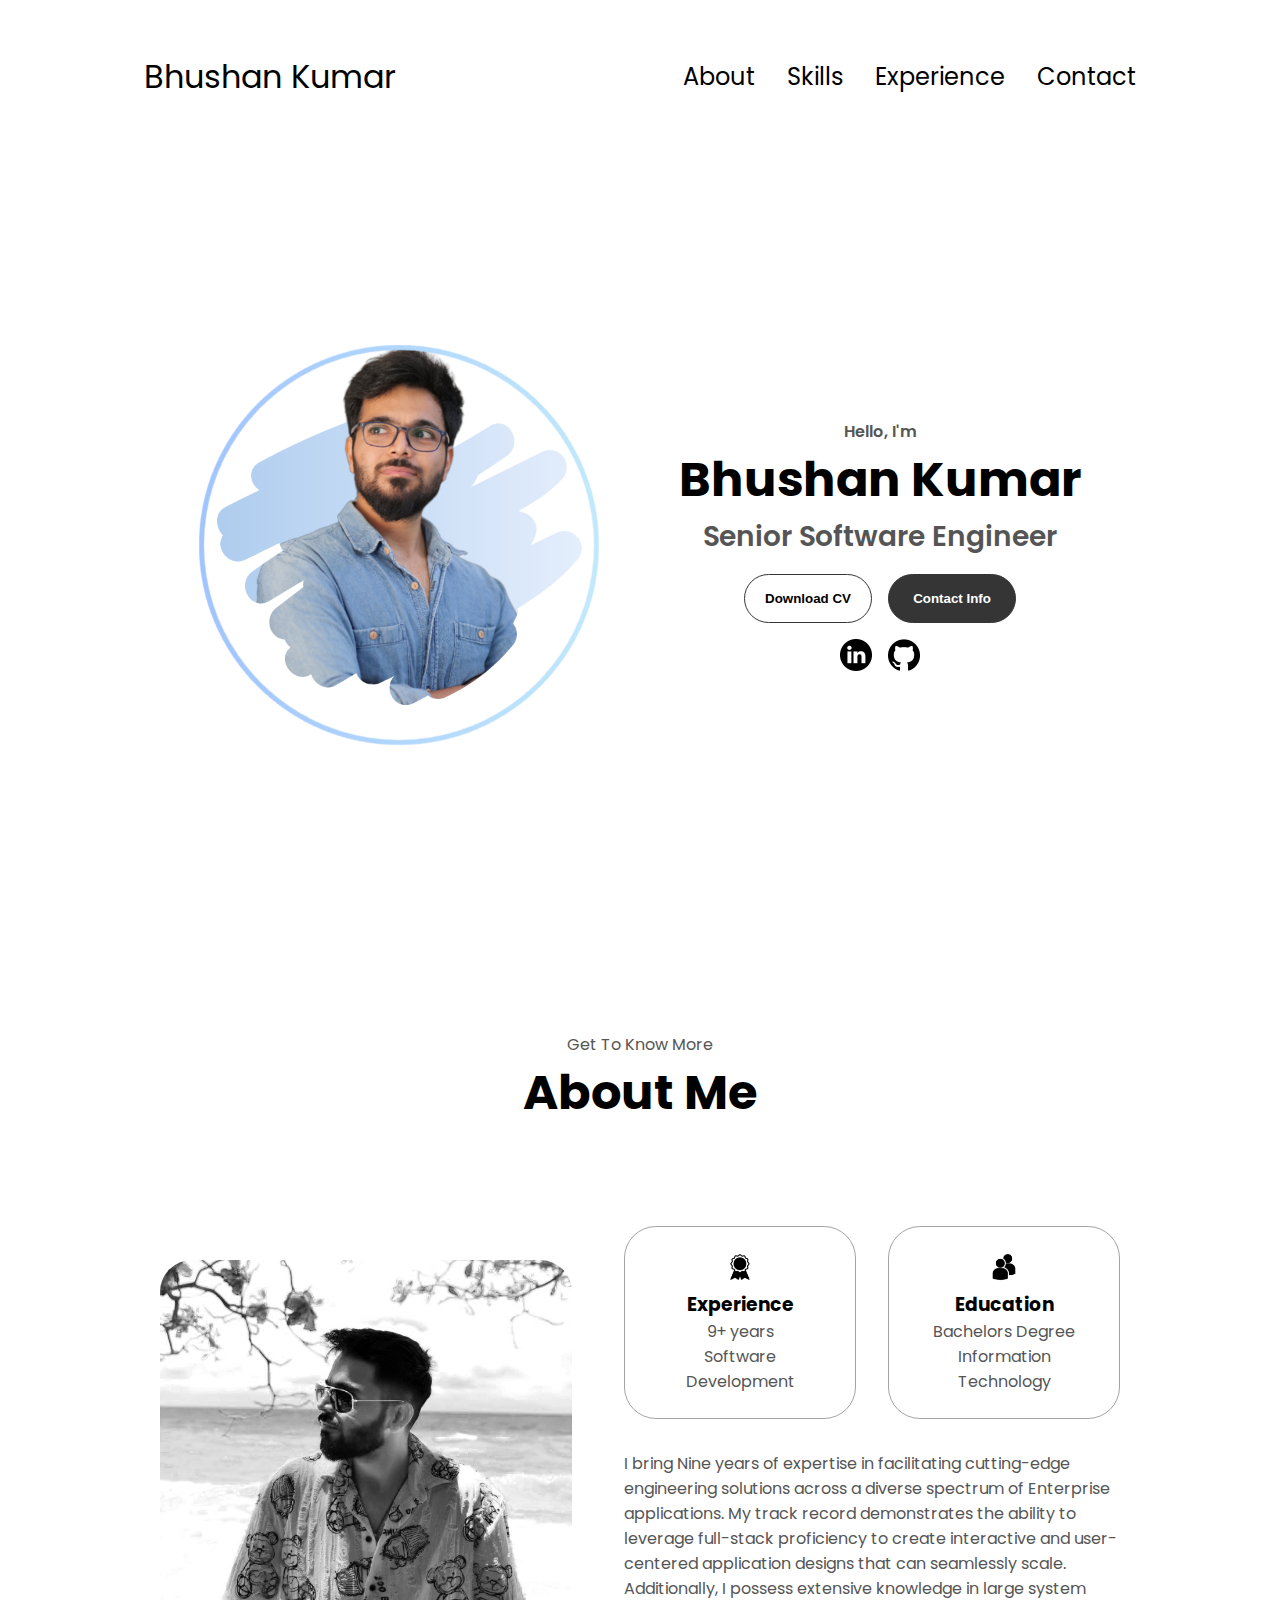
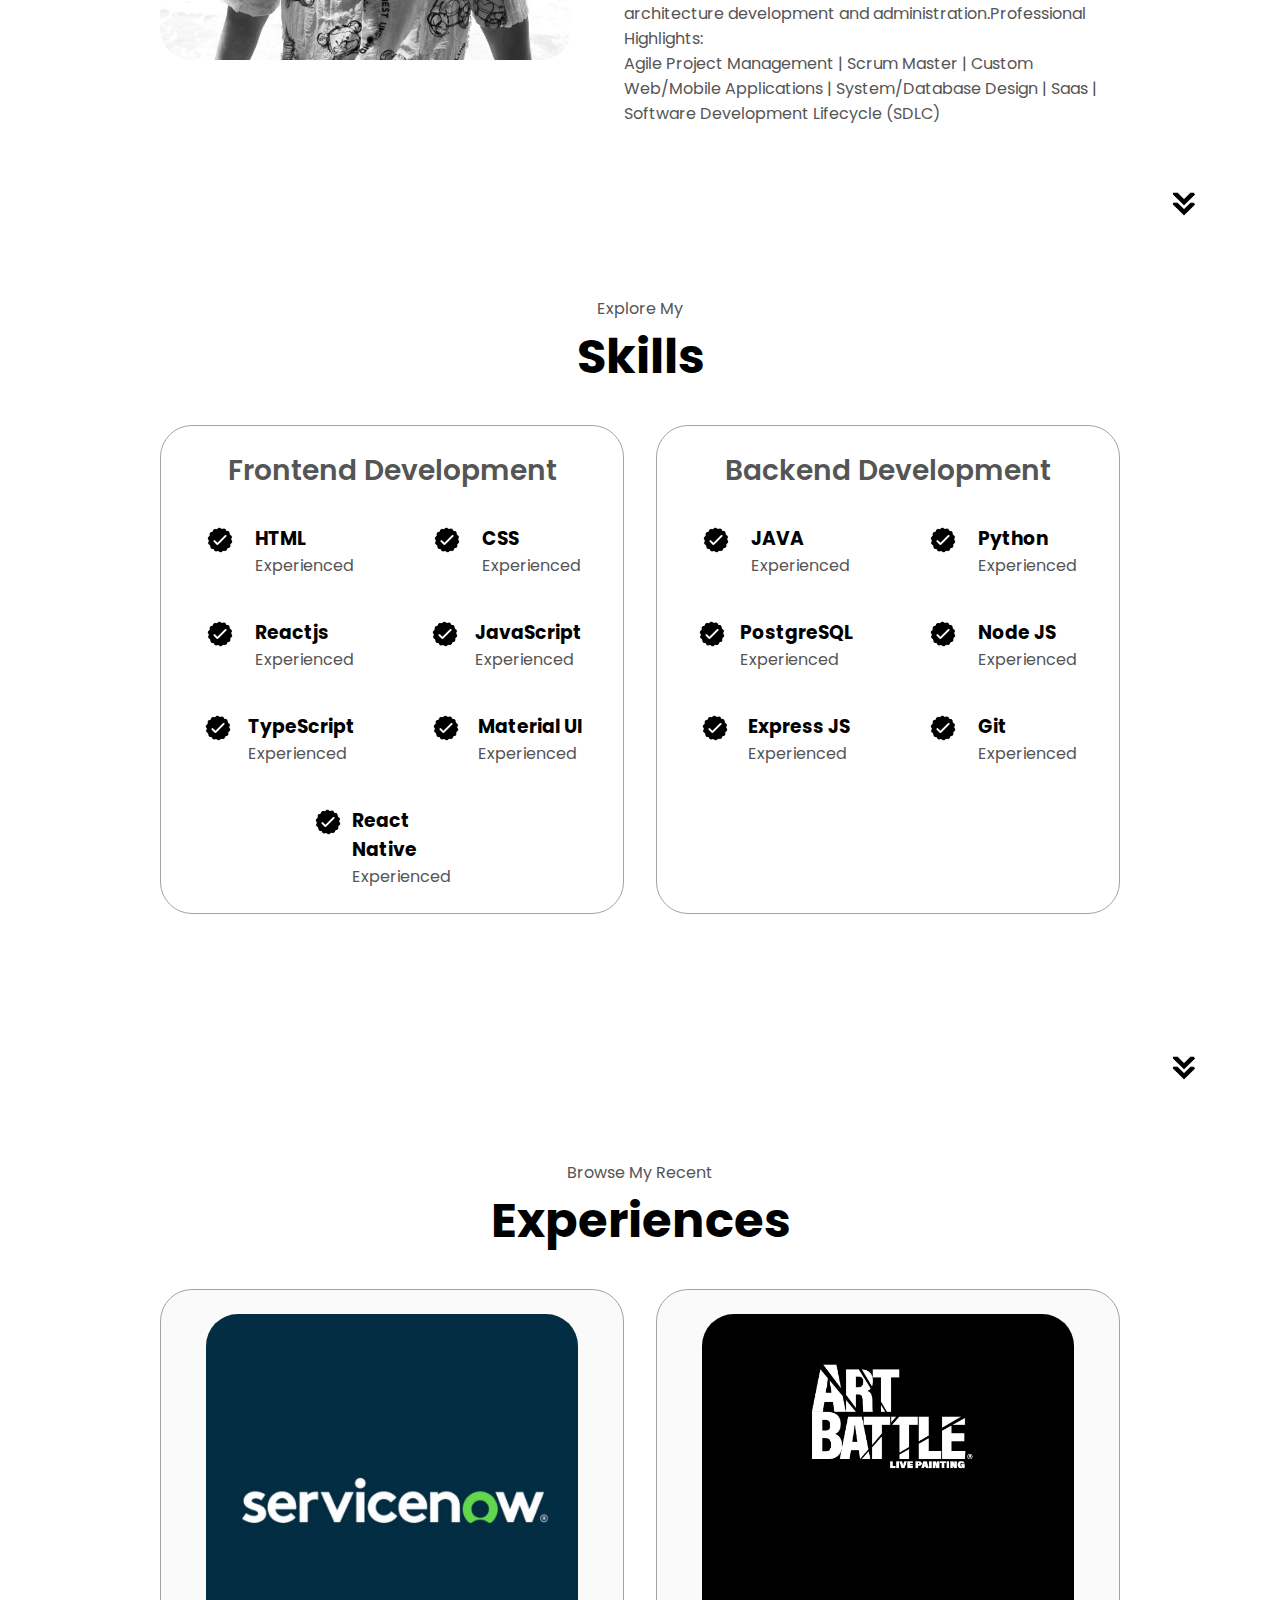
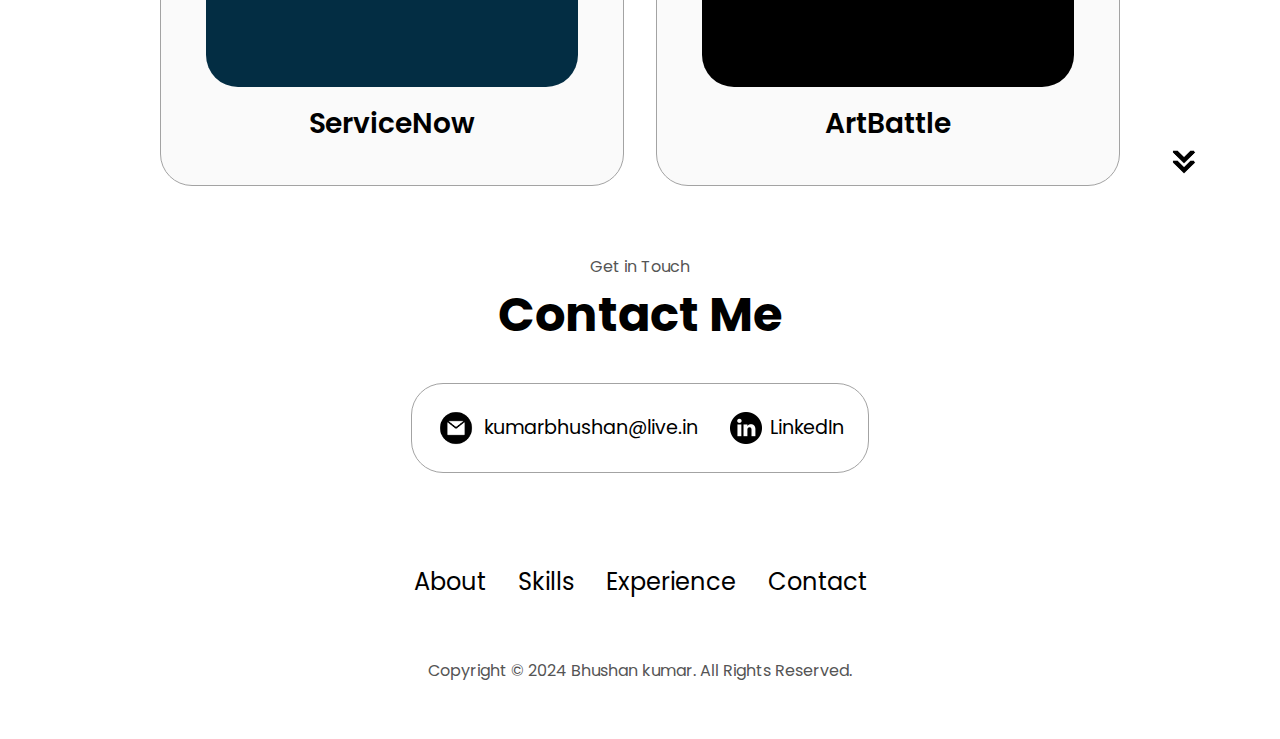
<file: index.html>
<!DOCTYPE html>
<html lang="en">
  <head>
    <meta charset="UTF-8" />
    <meta http-equiv="X-UA-Compatible" content="IE=edge" />
    <meta name="viewport" content="width=device-width, initial-scale=1.0" />
    <title>My Portfolio</title>
    <link rel="stylesheet" href="style.css" />
    <link rel="stylesheet" href="mediaqueries.css" />
  </head>
  <body>
    <nav id="desktop-nav">
      <div class="logo">Bhushan Kumar</div>
      <div>
        <ul class="nav-links">
          <li><a href="#about">About</a></li>
          <li><a href="#experience">Skills</a></li>
          <li><a href="#projects">Experience</a></li>
          <li><a href="#contact">Contact</a></li>
        </ul>
      </div>
    </nav>
    <nav id="hamburger-nav">
      <div class="logo">Bhushan Kumar</div>
      <div class="hamburger-menu">
        <div class="hamburger-icon" onclick="toggleMenu()">
          <span></span>
          <span></span>
          <span></span>
        </div>
        <div class="menu-links">
          <li><a href="#about" onclick="toggleMenu()">About</a></li>
          <li><a href="#experience" onclick="toggleMenu()">Skills</a></li>
          <li><a href="#projects" onclick="toggleMenu()">Experience</a></li>
          <li><a href="#contact" onclick="toggleMenu()">Contact</a></li>
        </div>
      </div>
    </nav>
    <section id="profile">
      <div class="section__pic-container">
        <img src="./assets/profile-pic.png" alt="John Doe profile picture" />
      </div>
      <div class="section__text">
        <p class="section__text__p1">Hello, I'm</p>
        <h1 class="title">Bhushan Kumar</h1>
        <p class="section__text__p2">Senior Software Engineer</p>
        <div class="btn-container">
          <button
            class="btn btn-color-2"
            onclick="window.open('./assets/resume-example.pdf')"
          >
            Download CV
          </button>
          <button class="btn btn-color-1" onclick="location.href='./#contact'">
            Contact Info
          </button>
        </div>
        <div id="socials-container">
          <img
            src="./assets/linkedin.png"
            alt="My LinkedIn profile"
            class="icon"
            onclick="location.href='https://linkedin.com/in/24kumarbhushan'"
          />
          <img
            src="./assets/github.png"
            alt="My Github profile"
            class="icon"
            onclick="location.href='https://github.com/kumarbhushan'"
          />
        </div>
      </div>
    </section>
    <section id="about">
      <p class="section__text__p1">Get To Know More</p>
      <h1 class="title">About Me</h1>
      <div class="section-container">
        <div class="section__pic-container">
          <img
            src="./assets/about-pic.png"
            alt="Profile picture"
            class="about-pic"
          />
        </div>
        <div class="about-details-container">
          <div class="about-containers">
            <div class="details-container">
              <img
                src="./assets/experience.png"
                alt="Experience icon"
                class="icon"
              />
              <h3>Experience</h3>
              <p>9+ years <br />Software Development</p>
            </div>
            <div class="details-container">
              <img
                src="./assets/education.png"
                alt="Education icon"
                class="icon"
              />
              <h3>Education</h3>
              <p>Bachelors Degree<br /> Information Technology </p>
            </div>
          </div>
          <div class="text-container">
            <p>
              I bring Nine years of expertise in facilitating cutting-edge engineering solutions
across a diverse spectrum of Enterprise applications. My track record
demonstrates the ability to leverage full-stack proficiency to create interactive
and user-centered application designs that can seamlessly scale. Additionally, I
possess extensive knowledge in large system architecture development and
administration.Professional Highlights:<br />
Agile Project Management | Scrum Master | Custom Web/Mobile Applications |
System/Database Design | Saas | Software Development Lifecycle (SDLC)
            </p>
          </div>
        </div>
      </div>
      <img
        src="./assets/arrow.png"
        alt="Arrow icon"
        class="icon arrow"
        onclick="location.href='./#experience'"
      />
    </section>
    <section id="experience">
      <p class="section__text__p1">Explore My</p>
      <h1 class="title">Skills</h1>
      <div class="experience-details-container">
        <div class="about-containers">
          <div class="details-container">
            <h2 class="experience-sub-title">Frontend Development</h2>
            <div class="article-container">
              <article>
                <img
                  src="./assets/checkmark.png"
                  alt="Experience icon"
                  class="icon"
                />
                <div>
                  <h3>HTML</h3>
                  <p>Experienced</p>
                </div>
              </article>
              <article>
                <img
                  src="./assets/checkmark.png"
                  alt="Experience icon"
                  class="icon"
                />
                <div>
                  <h3>CSS</h3>
                  <p>Experienced</p>
                </div>
              </article>
              <article>
                <img
                  src="./assets/checkmark.png"
                  alt="Experience icon"
                  class="icon"
                />
                <div>
                  <h3>Reactjs</h3>
                  <p>Experienced</p>
                </div>
              </article>
              <article>
                <img
                  src="./assets/checkmark.png"
                  alt="Experience icon"
                  class="icon"
                />
                <div>
                  <h3>JavaScript</h3>
                  <p>Experienced</p>
                </div>
              </article>
              <article>
                <img
                  src="./assets/checkmark.png"
                  alt="Experience icon"
                  class="icon"
                />
                <div>
                  <h3>TypeScript</h3>
                  <p>Experienced</p>
                </div>
              </article>
              <article>
                <img
                  src="./assets/checkmark.png"
                  alt="Experience icon"
                  class="icon"
                />
                <div>
                  <h3>Material UI</h3>
                  <p>Experienced</p>
                </div>
              </article>
              <article>
                <img
                  src="./assets/checkmark.png"
                  alt="Experience icon"
                  class="icon"
                />
                <div>
                  <h3>React Native</h3>
                  <p>Experienced</p>
                </div>
              </article>
            </div>
          </div>
          <div class="details-container">
            <h2 class="experience-sub-title">Backend Development</h2>
            <div class="article-container">
              <article>
                <img
                  src="./assets/checkmark.png"
                  alt="Experience icon"
                  class="icon"
                />
                <div>
                  <h3>JAVA</h3>
                  <p>Experienced</p>
                </div>
              </article>
              <article>
                <img
                  src="./assets/checkmark.png"
                  alt="Experience icon"
                  class="icon"
                />
                <div>
                  <h3>Python</h3>
                  <p>Experienced</p>
                </div>
              </article>
              <article>
                <img
                  src="./assets/checkmark.png"
                  alt="Experience icon"
                  class="icon"
                />
                <div>
                  <h3>PostgreSQL</h3>
                  <p>Experienced</p>
                </div>
              </article>
              <article>
                <img
                  src="./assets/checkmark.png"
                  alt="Experience icon"
                  class="icon"
                />
                <div>
                  <h3>Node JS</h3>
                  <p>Experienced</p>
                </div>
              </article>
              <article>
                <img
                  src="./assets/checkmark.png"
                  alt="Experience icon"
                  class="icon"
                />
                <div>
                  <h3>Express JS</h3>
                  <p>Experienced</p>
                </div>
              </article>
              <article>
                <img
                  src="./assets/checkmark.png"
                  alt="Experience icon"
                  class="icon"
                />
                <div>
                  <h3>Git</h3>
                  <p>Experienced</p>
                </div>
              </article>
            </div>
          </div>
        </div>
      </div>
      <img
        src="./assets/arrow.png"
        alt="Arrow icon"
        class="icon arrow"
        onclick="location.href='./#projects'"
      />
    </section>
    <section id="projects">
      <p class="section__text__p1">Browse My Recent</p>
      <h1 class="title">Experiences</h1>
      <div class="experience-details-container">
        <div class="about-containers">
          <div class="details-container color-container">
            <div class="article-container">
              <img
                src="./assets/project-1.png"
                alt="Project 1"
                class="project-img"
              />
            </div>
            <h2 class="experience-sub-title project-title">ServiceNow</h2>
            <!-- <div class="btn-container">
              <button
                class="btn btn-color-2 project-btn"
                onclick="location.href='https://github.com/'"
              >
                Github
              </button>
              <button
                class="btn btn-color-2 project-btn"
                onclick="location.href='https://github.com/'"
              >
                Live Demo
              </button>
            </div> -->
          </div>
          <div class="details-container color-container">
            <div class="article-container">
              <img
                src="./assets/project-2.png"
                alt="Project 2"
                class="project-img"
              />
            </div>
            <h2 class="experience-sub-title project-title">ArtBattle</h2>
            <!-- <div class="btn-container">
              <button
                class="btn btn-color-2 project-btn"
                onclick="location.href='https://github.com/'"
              >
                Github
              </button>
              <button
                class="btn btn-color-2 project-btn"
                onclick="location.href='https://github.com/'"
              >
                Live Demo
              </button>
            </div> -->
          </div>
          <!-- <div class="details-container color-container">
            <div class="article-container">
              <img
                src="./assets/project-3.png"
                alt="Project 3"
                class="project-img"
              />
            </div>
            <h2 class="experience-sub-title project-title">Project Three</h2>
            <div class="btn-container">
              <button
                class="btn btn-color-2 project-btn"
                onclick="location.href='https://github.com/'"
              >
                Github
              </button>
              <button
                class="btn btn-color-2 project-btn"
                onclick="location.href='https://github.com/'"
              >
                Live Demo
              </button>
            </div>
          </div> -->
        </div>
      </div>
      <img
        src="./assets/arrow.png"
        alt="Arrow icon"
        class="icon arrow"
        onclick="location.href='./#contact'"
      />
    </section>
    <section id="contact">
      <p class="section__text__p1">Get in Touch</p>
      <h1 class="title">Contact Me</h1>
      <div class="contact-info-upper-container">
        <div class="contact-info-container">
          <img
            src="./assets/email.png"
            alt="Email icon"
            class="icon contact-icon email-icon"
          />
          <p><a href="mailto:kumarbhushan@live.in">kumarbhushan@live.in</a></p>
        </div>
        <div class="contact-info-container">
          <img
            src="./assets/linkedin.png"
            alt="LinkedIn icon"
            class="icon contact-icon"
          />
          <p><a href="https://www.linkedin.com/in/24kumarbhushan">LinkedIn</a></p>
        </div>
      </div>
    </section>
    <footer>
      <nav>
        <div class="nav-links-container">
          <ul class="nav-links">
            <li><a href="#about">About</a></li>
            <li><a href="#experience">Skills</a></li>
            <li><a href="#projects">Experience</a></li>
            <li><a href="#contact">Contact</a></li>
          </ul>
        </div>
      </nav>
      <p>Copyright &#169; 2024 Bhushan kumar. All Rights Reserved.</p>
    </footer>
    <script src="./script.js"></script>
  </body>
</html>
</file>
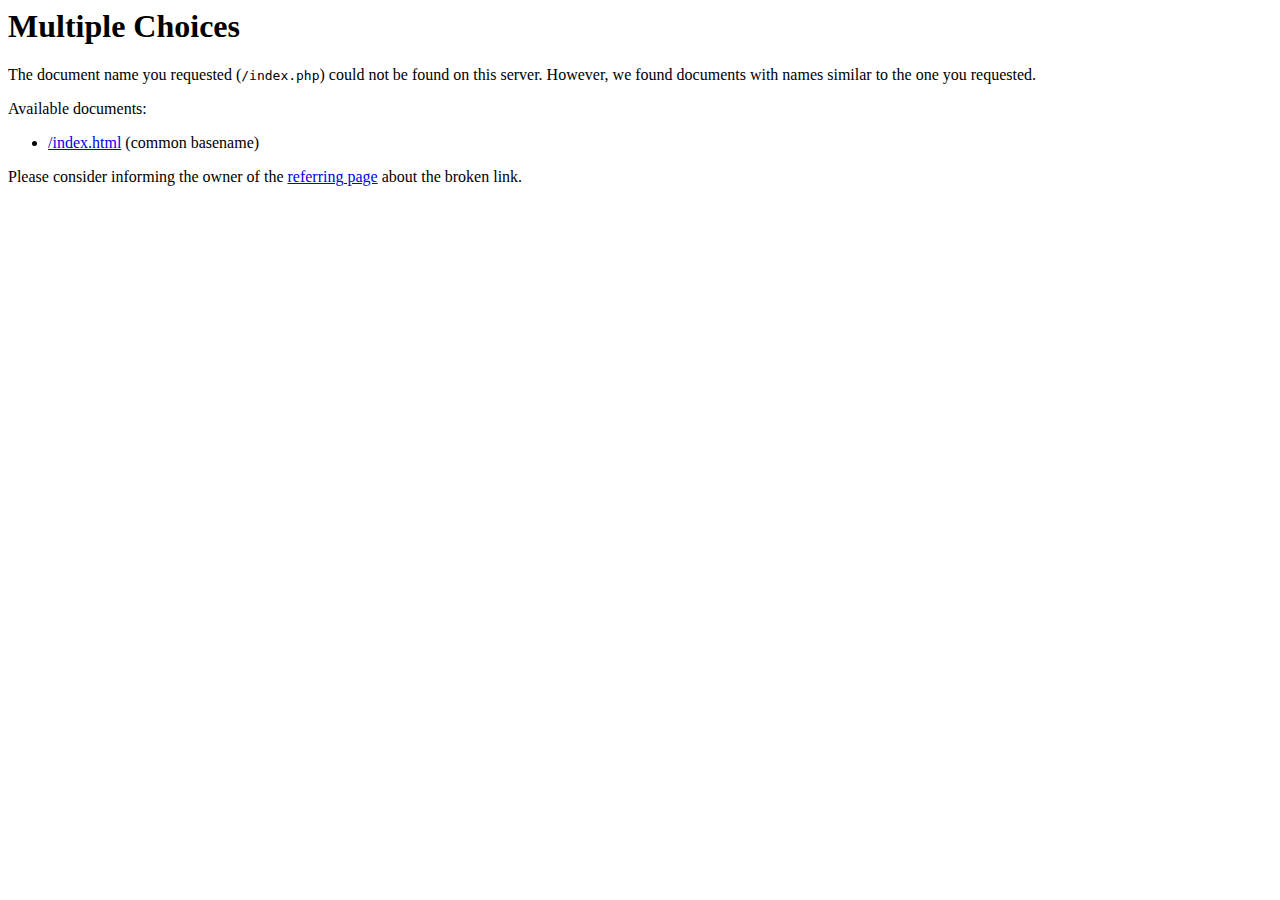
<file: gladiator.html>
<!DOCTYPE HTML PUBLIC "-//IETF//DTD HTML 2.0//EN">
<html><head>
<title>300 Multiple Choices</title>
</head><body>
<h1>Multiple Choices</h1>
The document name you requested (<code>/index.php</code>) could not be found on this server.
However, we found documents with names similar to the one you requested.<p>Available documents:
<ul>
<li><a href="/index.html">/index.html</a> (common basename)
</ul>
Please consider informing the owner of the <a href="http://www.hihayk.com/">referring page</a> about the broken link.
</body></html>
</file>
<file: style.css>
/* GENERAL */

@import url("https://fonts.googleapis.com/css2?family=Poppins:wght@300;400;500;600&display=swap");

* {
  margin: 0;
  padding: 0;
}

body {
  font-family: "Poppins", sans-serif;
}

html {
  scroll-behavior: smooth;
}

p {
  color: rgb(85, 85, 85);
}

/* TRANSITION */

a,
.btn {
  transition: all 300ms ease;
}

/* DESKTOP NAV */

nav,
.nav-links {
  display: flex;
}

nav {
  justify-content: space-around;
  align-items: center;
  height: 17vh;
}

.nav-links {
  gap: 2rem;
  list-style: none;
  font-size: 1.5rem;
}

a {
  color: black;
  text-decoration: none;
  text-decoration-color: white;
}

a:hover {
  color: grey;
  text-decoration: underline;
  text-underline-offset: 1rem;
  text-decoration-color: rgb(181, 181, 181);
}

.logo {
  font-size: 2rem;
}

.logo:hover {
  cursor: default;
}

/* HAMBURGER MENU */

#hamburger-nav {
  display: none;
}

.hamburger-menu {
  position: relative;
  display: inline-block;
}

.hamburger-icon {
  display: flex;
  flex-direction: column;
  justify-content: space-between;
  height: 24px;
  width: 30px;
  cursor: pointer;
}

.hamburger-icon span {
  width: 100%;
  height: 2px;
  background-color: black;
  transition: all 0.3 ease-in-out;
}

.menu-links {
  position: absolute;
  top: 100%;
  right: 0;
  background-color: white;
  width: fit-content;
  max-height: 0;
  overflow: hidden;
  transition: all 0.3 ease-in-out;
}

.menu-links a {
  display: block;
  padding: 10px;
  text-align: center;
  font-size: 1.5rem;
  color: black;
  text-decoration: none;
  transition: all 0.3 ease-in-out;
}

.menu-links li {
  list-style: none;
}

.menu-links.open {
  max-height: 300px;
}

.hamburger-icon.open span:first-child {
  transform: rotate(45deg) translate(10px, 5px);
}

.hamburger-icon.open span:nth-child(2) {
  opacity: 0;
}

.hamburger-icon.open span:last-child {
  transform: rotate(-45deg) translate(10px, -5px);
}

.hamburger-icon span:first-child {
  transform: none;
}

.hamburger-icon span:first-child {
  opacity: 1;
}

.hamburger-icon span:first-child {
  transform: none;
}

/* SECTIONS */

section {
  padding-top: 4vh;
  height: 96vh;
  margin: 0 10rem;
  box-sizing: border-box;
  min-height: fit-content;
}

.section-container {
  display: flex;
}

/* PROFILE SECTION */

#profile {
  display: flex;
  justify-content: center;
  gap: 5rem;
  height: 80vh;
}

.section__pic-container {
  display: flex;
  height: 400px;
  width: 400px;
  margin: auto 0;
}

.section__text {
  align-self: center;
  text-align: center;
}

.section__text p {
  font-weight: 600;
}

.section__text__p1 {
  text-align: center;
}

.section__text__p2 {
  font-size: 1.75rem;
  margin-bottom: 1rem;
}

.title {
  font-size: 3rem;
  text-align: center;
}

#socials-container {
  display: flex;
  justify-content: center;
  margin-top: 1rem;
  gap: 1rem;
}

/* ICONS */

.icon {
  cursor: pointer;
  height: 2rem;
}

/* BUTTONS */

.btn-container {
  display: flex;
  justify-content: center;
  gap: 1rem;
}

.btn {
  font-weight: 600;
  transition: all 300ms ease;
  padding: 1rem;
  width: 8rem;
  border-radius: 2rem;
}

.btn-color-1,
.btn-color-2 {
  border: rgb(53, 53, 53) 0.1rem solid;
}

.btn-color-1:hover,
.btn-color-2:hover {
  cursor: pointer;
}

.btn-color-1,
.btn-color-2:hover {
  background: rgb(53, 53, 53);
  color: white;
}

.btn-color-1:hover {
  background: rgb(0, 0, 0);
}

.btn-color-2 {
  background: none;
}

.btn-color-2:hover {
  border: rgb(255, 255, 255) 0.1rem solid;
}

.btn-container {
  gap: 1rem;
}

/* ABOUT SECTION */

#about {
  position: relative;
}

.about-containers {
  gap: 2rem;
  margin-bottom: 2rem;
  margin-top: 2rem;
}

.about-details-container {
  justify-content: center;
  flex-direction: column;
}

.about-containers,
.about-details-container {
  display: flex;
}

.about-pic {
  border-radius: 2rem;
}

.arrow {
  position: absolute;
  right: -5rem;
  bottom: 2.5rem;
}

.details-container {
  padding: 1.5rem;
  flex: 1;
  background: white;
  border-radius: 2rem;
  border: rgb(53, 53, 53) 0.1rem solid;
  border-color: rgb(163, 163, 163);
  text-align: center;
}

.section-container {
  gap: 4rem;
  height: 80%;
}

.section__pic-container {
  height: 400px;
  width: 400px;
  margin: auto 0;
}

/* EXPERIENCE SECTION */

#experience {
  position: relative;
}

.experience-sub-title {
  color: rgb(85, 85, 85);
  font-weight: 600;
  font-size: 1.75rem;
  margin-bottom: 2rem;
}

.experience-details-container {
  display: flex;
  justify-content: center;
  flex-direction: column;
}

.article-container {
  display: flex;
  text-align: initial;
  flex-wrap: wrap;
  flex-direction: row;
  gap: 2.5rem;
  justify-content: space-around;
}

article {
  display: flex;
  width: 10rem;
  justify-content: space-around;
  gap: 0.5rem;
}

article .icon {
  cursor: default;
}

/* PROJECTS SECTION */

#projects {
  position: relative;
}

.color-container {
  border-color: rgb(163, 163, 163);
  background: rgb(250, 250, 250);
}

.project-img {
  border-radius: 2rem;
  width: 90%;
  height: 90%;
}

.project-title {
  margin: 1rem;
  color: black;
}

.project-btn {
  color: black;
  border-color: rgb(163, 163, 163);
}

/* CONTACT */

#contact {
  display: flex;
  justify-content: center;
  flex-direction: column;
  height: 70vh;
}

.contact-info-upper-container {
  display: flex;
  justify-content: center;
  border-radius: 2rem;
  border: rgb(53, 53, 53) 0.1rem solid;
  border-color: rgb(163, 163, 163);
  background: (250, 250, 250);
  margin: 2rem auto;
  padding: 0.5rem;
}

.contact-info-container {
  display: flex;
  align-items: center;
  justify-content: center;
  gap: 0.5rem;
  margin: 1rem;
}

.contact-info-container p {
  font-size: larger;
}

.contact-icon {
  cursor: default;
}

.email-icon {
  height: 2.5rem;
}

/* FOOTER SECTION */

footer {
  height: 26vh;
  margin: 0 1rem;
}

footer p {
  text-align: center;
}
</file>
<file: mediaqueries.css>
@media screen and (max-width: 1400px) {
  #profile {
    height: 83vh;
    margin-bottom: 6rem;
  }
  .about-containers {
    flex-wrap: wrap;
  }
  #contact,
  #projects {
    height: fit-content;
  }
}

@media screen and (max-width: 1200px) {
  #desktop-nav {
    display: none;
  }
  #hamburger-nav {
    display: flex;
  }
  #experience,
  .experience-details-container {
    margin-top: 2rem;
  }
  #profile,
  .section-container {
    display: block;
  }
  .arrow {
    display: none;
  }
  section,
  .section-container {
    height: fit-content;
  }
  section {
    margin: 0 5%;
  }
  .section__pic-container {
    width: 275px;
    height: 275px;
    margin: 0 auto 2rem;
  }
  .about-containers {
    margin-top: 0;
  }
}

@media screen and (max-width: 600px) {
  #contact,
  footer {
    height: 40vh;
  }
  #profile {
    height: 83vh;
    margin-bottom: 0;
  }
  article {
    font-size: 1rem;
  }
  footer nav {
    height: fit-content;
    margin-bottom: 2rem;
  }
  .about-containers,
  .contact-info-upper-container,
  .btn-container {
    flex-wrap: wrap;
  }
  .contact-info-container {
    margin: 0;
  }
  .contact-info-container p,
  .nav-links li a {
    font-size: 1rem;
  }
  .experience-sub-title {
    font-size: 1.25rem;
  }
  .logo {
    font-size: 1.5rem;
  }
  .nav-links {
    flex-direction: column;
    gap: 0.5rem;
    text-align: center;
  }
  .section__pic-container {
    width: auto;
    height: 46vw;
    justify-content: center;
  }
  .section__text__p2 {
    font-size: 1.25rem;
  }
  .title {
    font-size: 2rem;
  }
  .text-container {
    text-align: justify;
  }
}
</file>
